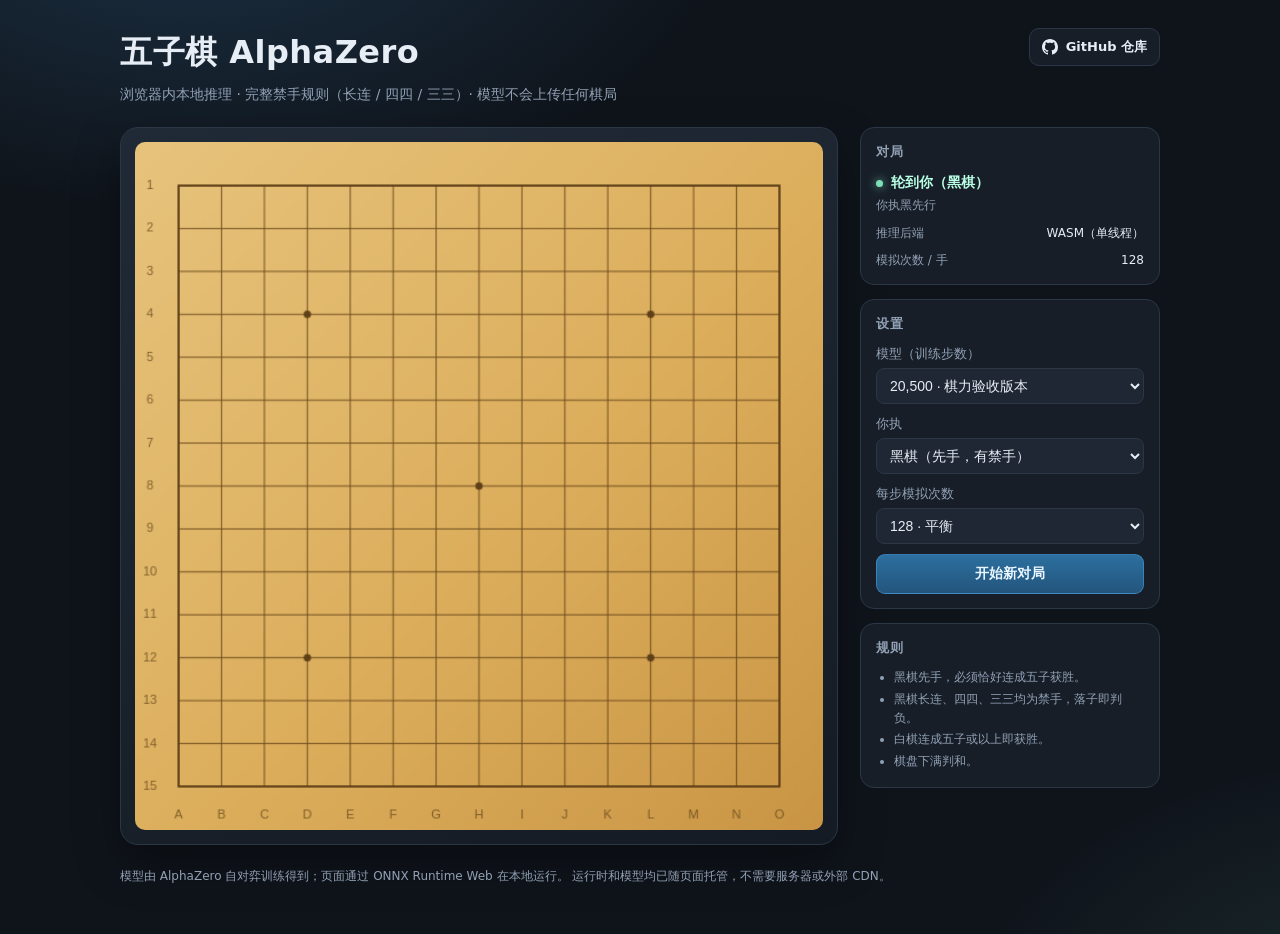
<file: docs/index.html>
<!doctype html>
<html lang="zh-CN">
<head>
  <meta charset="utf-8">
  <meta name="viewport" content="width=device-width, initial-scale=1">
  <title>五子棋 AlphaZero · 禁手规则</title>
  <meta name="description" content="在浏览器中直接与 AlphaZero 五子棋模型对战，完整实现黑方禁手规则。">
  <link rel="icon" href="favicon.svg" type="image/svg+xml">
  <link rel="stylesheet" href="css/style.css">
  <script src="vendor/ort.all.min.js"></script>
</head>
<body>
  <div class="shell">
    <header class="site-header">
      <div class="site-title">
        <h1>五子棋 AlphaZero</h1>
        <p>浏览器内本地推理 · 完整禁手规则（长连 / 四四 / 三三）· 模型不会上传任何棋局</p>
      </div>
      <a class="repo-link" href="https://github.com/Datou/Datou-gomoku-alphazero"
         target="_blank" rel="noopener noreferrer" aria-label="打开 GitHub 项目仓库">
        <svg viewBox="0 0 16 16" width="16" height="16" aria-hidden="true">
          <path fill="currentColor" d="M8 0C3.58 0 0 3.58 0 8c0 3.54 2.29 6.53 5.47 7.59.4.07.55-.17.55-.38 0-.19-.01-.82-.01-1.49-2.01.37-2.53-.49-2.69-.94-.09-.23-.48-.94-.82-1.13-.28-.15-.68-.52-.01-.53.63-.01 1.08.58 1.23.82.72 1.21 1.87.87 2.33.66.07-.52.28-.87.51-1.07-1.78-.2-3.64-.89-3.64-3.95 0-.87.31-1.59.82-2.15-.08-.2-.36-1.02.08-2.12 0 0 .67-.21 2.2.82.64-.18 1.32-.27 2-.27s1.36.09 2 .27c1.53-1.04 2.2-.82 2.2-.82.44 1.1.16 1.92.08 2.12.51.56.82 1.27.82 2.15 0 3.07-1.87 3.75-3.65 3.95.29.25.54.73.54 1.48 0 1.07-.01 1.93-.01 2.2 0 .21.15.46.55.38A8.01 8.01 0 0 0 16 8c0-4.42-3.58-8-8-8Z"/>
        </svg>
        <span>GitHub 仓库</span>
      </a>
    </header>

    <div class="layout">
      <section class="board-card">
        <canvas id="board" width="600" height="600" aria-label="五子棋棋盘"></canvas>
      </section>

      <aside class="panel">
        <div class="card">
          <h2>对局</h2>
          <div class="status" id="status">正在加载模型…<span class="sub" id="status-sub">首次加载约 10–30 秒</span></div>
          <div class="load-progress" id="load-progress" hidden>
            <div class="load-progress-track" id="load-progress-track" role="progressbar"
                 aria-valuemin="0" aria-valuemax="100" aria-valuenow="0">
              <div class="load-progress-bar" id="load-progress-bar"></div>
            </div>
          </div>
          <div class="meta">
            <span>推理后端</span><span id="backend">—</span>
          </div>
          <div class="meta">
            <span>模拟次数 / 手</span><span id="sims-label">—</span>
          </div>
        </div>

        <div class="card">
          <h2>设置</h2>
          <label class="field">模型（训练步数）
            <select id="model-select">
              <option value="20500">20,500 · 棋力验收版本</option>
              <option value="27702">27,702 · 最终训练版本</option>
            </select>
          </label>
          <label class="field">你执
            <select id="color-select">
              <option value="1">黑棋（先手，有禁手）</option>
              <option value="-1">白棋（后手）</option>
            </select>
          </label>
          <label class="field">每步模拟次数
            <select id="sims-select">
              <option value="64">64 · 快</option>
              <option value="128" selected>128 · 平衡</option>
              <option value="256">256 · 更强但更慢</option>
            </select>
          </label>
          <button id="new-game" type="button">开始新对局</button>
        </div>

        <div class="card rules">
          <h2>规则</h2>
          <ul>
            <li>黑棋先手，必须恰好连成五子获胜。</li>
            <li>黑棋长连、四四、三三均为禁手，落子即判负。</li>
            <li>白棋连成五子或以上即获胜。</li>
            <li>棋盘下满判和。</li>
          </ul>
        </div>
      </aside>
    </div>

    <footer>
      模型由 AlphaZero 自对弈训练得到；页面通过 ONNX Runtime Web 在本地运行。
      运行时和模型均已随页面托管，不需要服务器或外部 CDN。
    </footer>
  </div>

  <div class="modal-mask" id="confirm-modal" hidden>
    <div class="modal-card" role="dialog" aria-modal="true" aria-labelledby="confirm-title">
      <h2 id="confirm-title">要结束当前对局吗？</h2>
      <p>开始新对局会清空当前棋盘，当前进度不会保留。</p>
      <div class="modal-actions">
        <button type="button" class="ghost" id="confirm-no">否，继续</button>
        <button type="button" class="danger" id="confirm-yes">是，结束</button>
      </div>
    </div>
  </div>

  <script src="js/renju.js"></script>
  <script src="js/mcts.js"></script>
  <script src="js/app.js"></script>
</body>
</html>
</file>
<file: docs/css/style.css>
:root {
  --bg: #0f141b;
  --panel: #171e28;
  --panel-2: #1e2733;
  --line: #2b3746;
  --text: #e7edf5;
  --muted: #92a1b5;
  --accent: #53b3ff;
  --accent-2: #7ee0b8;
  --danger: #ff7a7a;
  --wood: #d9ab5c;
}

* { box-sizing: border-box; }

html, body {
  margin: 0;
  min-height: 100%;
}

body {
  background:
    radial-gradient(900px 500px at 15% -10%, rgba(83, 179, 255, 0.18), transparent 60%),
    radial-gradient(800px 500px at 110% 110%, rgba(126, 224, 184, 0.12), transparent 55%),
    var(--bg);
  color: var(--text);
  font-family: "Segoe UI", "Microsoft YaHei", system-ui, -apple-system, sans-serif;
  line-height: 1.55;
}

.shell {
  max-width: 1080px;
  margin: 0 auto;
  padding: 28px 20px 48px;
}

.site-header {
  display: flex;
  align-items: flex-start;
  justify-content: space-between;
  gap: 18px;
  margin-bottom: 22px;
}

.site-title {
  min-width: 0;
}

.site-header h1 {
  margin: 0 0 6px;
  font-size: clamp(22px, 3.4vw, 32px);
  letter-spacing: 0.5px;
}

.site-header p {
  margin: 0;
  color: var(--muted);
  font-size: 14px;
}

.repo-link {
  flex: none;
  display: inline-flex;
  align-items: center;
  gap: 8px;
  padding: 8px 12px;
  border: 1px solid var(--line);
  border-radius: 10px;
  background: var(--panel);
  color: var(--text);
  font-size: 13px;
  font-weight: 600;
  text-decoration: none;
  white-space: nowrap;
  transition: border-color 0.15s ease, color 0.15s ease, background 0.15s ease;
}

.repo-link:hover {
  border-color: var(--accent);
  background: var(--panel-2);
  color: var(--accent);
}

.repo-link svg {
  flex: none;
}

header p {
  margin: 0 0 22px;
  color: var(--muted);
  font-size: 14px;
}

.layout {
  display: grid;
  grid-template-columns: minmax(0, 1fr) 300px;
  gap: 22px;
  align-items: start;
}

.board-card {
  background: linear-gradient(160deg, #202a36, #141b24);
  border: 1px solid var(--line);
  border-radius: 18px;
  padding: 14px;
  box-shadow: 0 18px 45px rgba(0, 0, 0, 0.35);
}

canvas {
  display: block;
  width: 100%;
  height: auto;
  border-radius: 10px;
  cursor: pointer;
  touch-action: manipulation;
}

canvas.locked { cursor: progress; }

.panel {
  display: flex;
  flex-direction: column;
  gap: 14px;
}

.card {
  background: var(--panel);
  border: 1px solid var(--line);
  border-radius: 14px;
  padding: 14px 15px;
}

.card h2 {
  margin: 0 0 10px;
  font-size: 13px;
  font-weight: 600;
  letter-spacing: 1.2px;
  text-transform: uppercase;
  color: var(--muted);
}

label.field {
  display: block;
  margin-bottom: 10px;
  font-size: 13px;
  color: var(--muted);
}

label.field:last-child { margin-bottom: 0; }

select {
  width: 100%;
  margin-top: 4px;
  padding: 8px 9px;
  border-radius: 8px;
  border: 1px solid var(--line);
  background: var(--panel-2);
  color: var(--text);
  font-size: 14px;
}

button {
  width: 100%;
  padding: 10px 12px;
  border-radius: 9px;
  border: 1px solid rgba(83, 179, 255, 0.4);
  background: linear-gradient(180deg, #2c6f9f, #23557c);
  color: #eaf6ff;
  font-size: 14px;
  font-weight: 600;
  cursor: pointer;
}

button:hover:not(:disabled) { filter: brightness(1.08); }
button:disabled { opacity: 0.55; cursor: not-allowed; }

.status {
  min-height: 44px;
  font-size: 14px;
  font-weight: 600;
}

.status .sub {
  display: block;
  margin-top: 2px;
  font-size: 12px;
  font-weight: 400;
  color: var(--muted);
}

.status.error { color: var(--danger); }
.status.win { color: var(--accent-2); }

.status.your-turn {
  color: #b9ffe4;
  animation: turn-breathe 2.2s ease-in-out infinite;
}

.status.your-turn::before {
  content: "";
  display: inline-block;
  width: 7px;
  height: 7px;
  margin-right: 8px;
  border-radius: 50%;
  background: var(--accent-2);
  box-shadow: 0 0 10px rgba(126, 224, 184, 0.85);
  animation: turn-dot 2.2s ease-in-out infinite;
}

@keyframes turn-breathe {
  0%, 100% { text-shadow: 0 0 0 rgba(126, 224, 184, 0); }
  50% { text-shadow: 0 0 12px rgba(126, 224, 184, 0.8), 0 0 28px rgba(83, 179, 255, 0.3); }
}

@keyframes turn-dot {
  0%, 100% { opacity: 0.55; transform: scale(0.9); }
  50% { opacity: 1; transform: scale(1.15); }
}

@media (prefers-reduced-motion: reduce) {
  .status.your-turn,
  .status.your-turn::before {
    animation: none;
  }
}

.modal-mask {
  position: fixed;
  inset: 0;
  z-index: 50;
  display: flex;
  align-items: center;
  justify-content: center;
  padding: 20px;
  background: rgba(3, 8, 14, 0.72);
  backdrop-filter: blur(4px);
}

.modal-mask[hidden] {
  display: none !important;
}

.modal-card {
  width: min(420px, 100%);
  padding: 22px;
  border: 1px solid var(--line);
  border-radius: 16px;
  background: linear-gradient(160deg, #202a36, #141b24);
  box-shadow: 0 24px 70px rgba(0, 0, 0, 0.55);
  animation: modal-in 0.16s ease-out;
}

.modal-card h2 {
  margin: 0 0 8px;
  font-size: 19px;
  letter-spacing: 0;
  text-transform: none;
  color: var(--text);
}

.modal-card p {
  margin: 0 0 18px;
  color: var(--muted);
  font-size: 14px;
}

.modal-actions {
  display: flex;
  gap: 10px;
}

.modal-actions button {
  flex: 1;
  width: auto;
}

button.ghost {
  border-color: var(--line);
  background: transparent;
  color: var(--text);
}

button.danger {
  border-color: rgba(255, 122, 122, 0.45);
  background: linear-gradient(180deg, #9f3e48, #792a33);
}

@keyframes modal-in {
  from { opacity: 0; transform: translateY(6px) scale(0.98); }
  to { opacity: 1; transform: none; }
}

.load-progress {
  margin: 10px 0 2px;
}

.load-progress[hidden] {
  display: none !important;
}

.load-progress-track {
  height: 8px;
  overflow: hidden;
  border: 1px solid var(--line);
  border-radius: 999px;
  background: #0c1219;
}

.load-progress-bar {
  width: 0;
  height: 100%;
  border-radius: inherit;
  background: linear-gradient(90deg, var(--accent), var(--accent-2));
  transition: width 0.18s ease;
}

.load-progress.indeterminate .load-progress-bar {
  width: 35%;
  animation: load-progress-slide 1.25s ease-in-out infinite;
}

@keyframes load-progress-slide {
  0% { transform: translateX(-120%); }
  100% { transform: translateX(320%); }
}

.meta {
  display: flex;
  justify-content: space-between;
  gap: 8px;
  font-size: 12px;
  color: var(--muted);
  margin-top: 8px;
}

.meta span:last-child { color: var(--text); text-align: right; }

.rules {
  font-size: 12px;
  color: var(--muted);
}

.rules ul { margin: 6px 0 0; padding-left: 18px; }
.rules li { margin-bottom: 3px; }

footer {
  margin-top: 22px;
  font-size: 12px;
  color: var(--muted);
}

footer a { color: var(--accent); }

@media (max-width: 820px) {
  .layout { grid-template-columns: 1fr; }
  .shell { padding: 18px 12px 36px; }
  .site-header { flex-direction: column; gap: 10px; }
  .repo-link { align-self: flex-start; }
}
</file>
